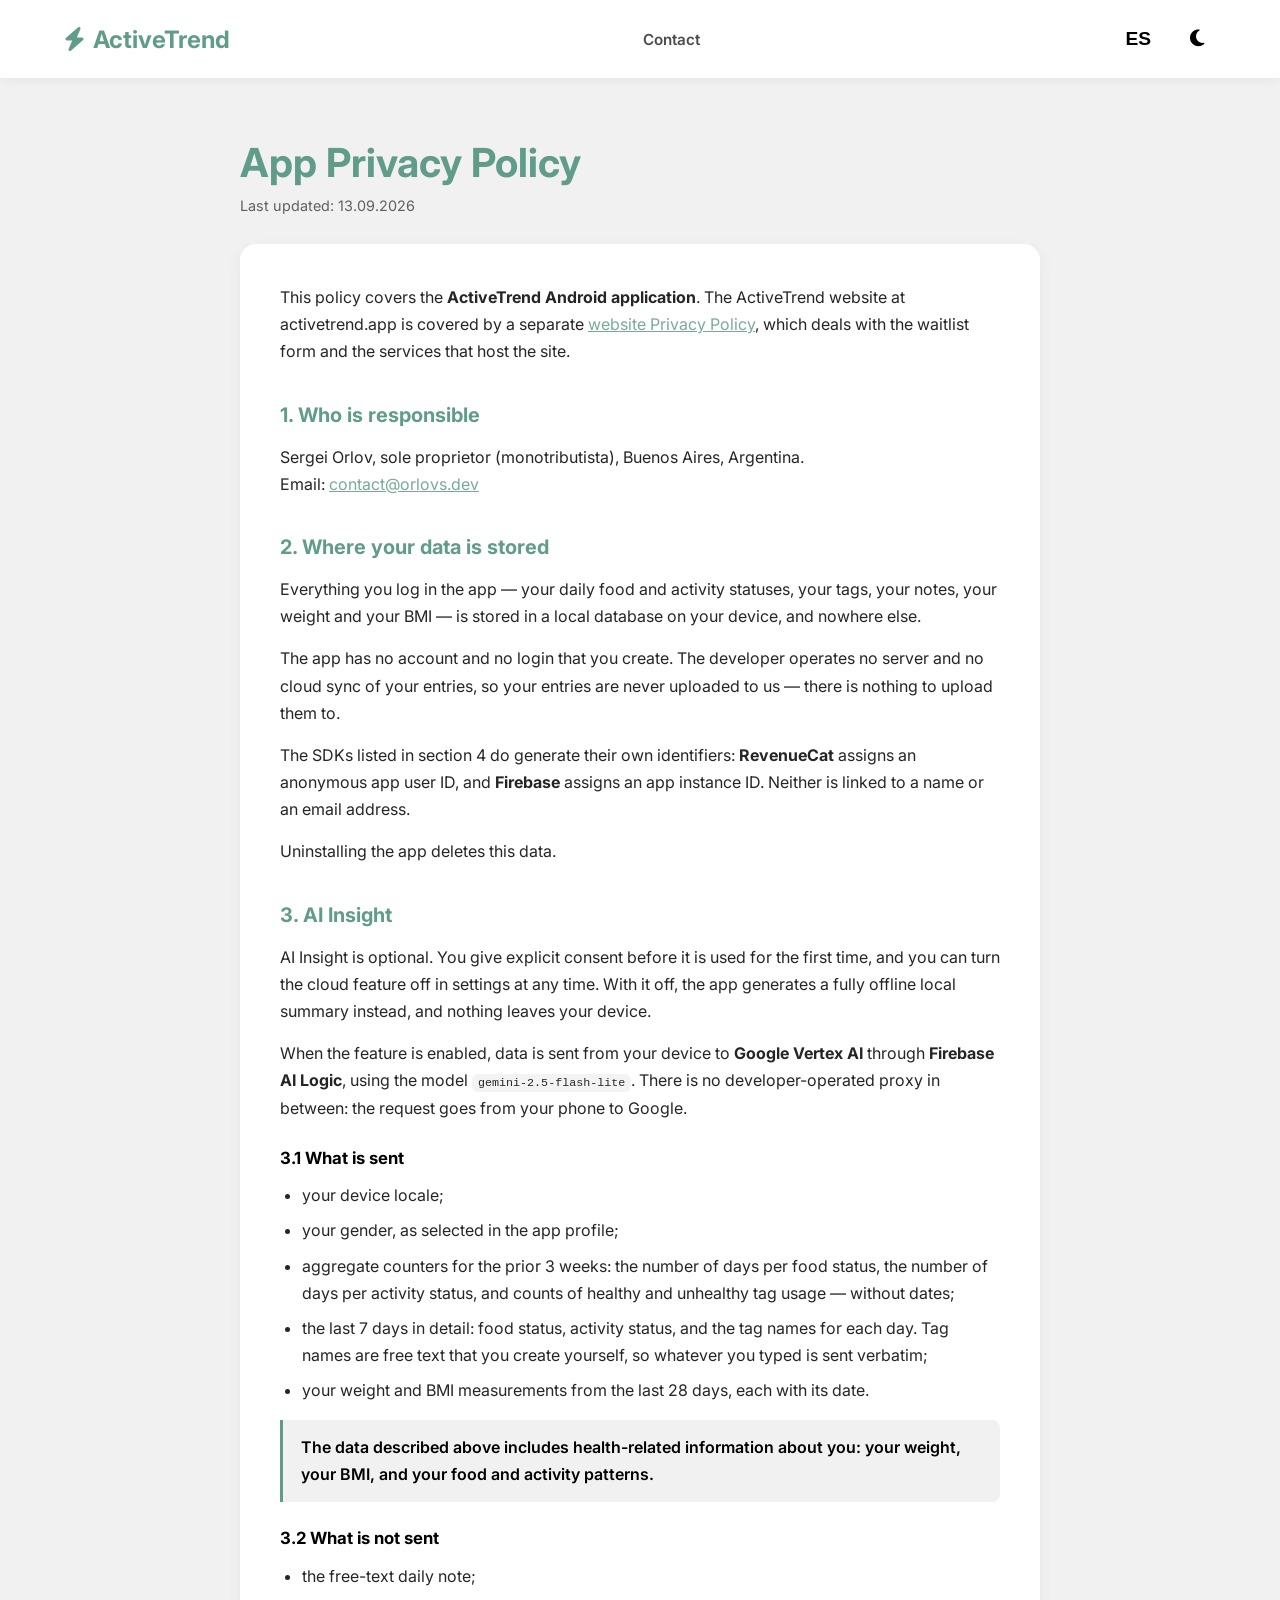
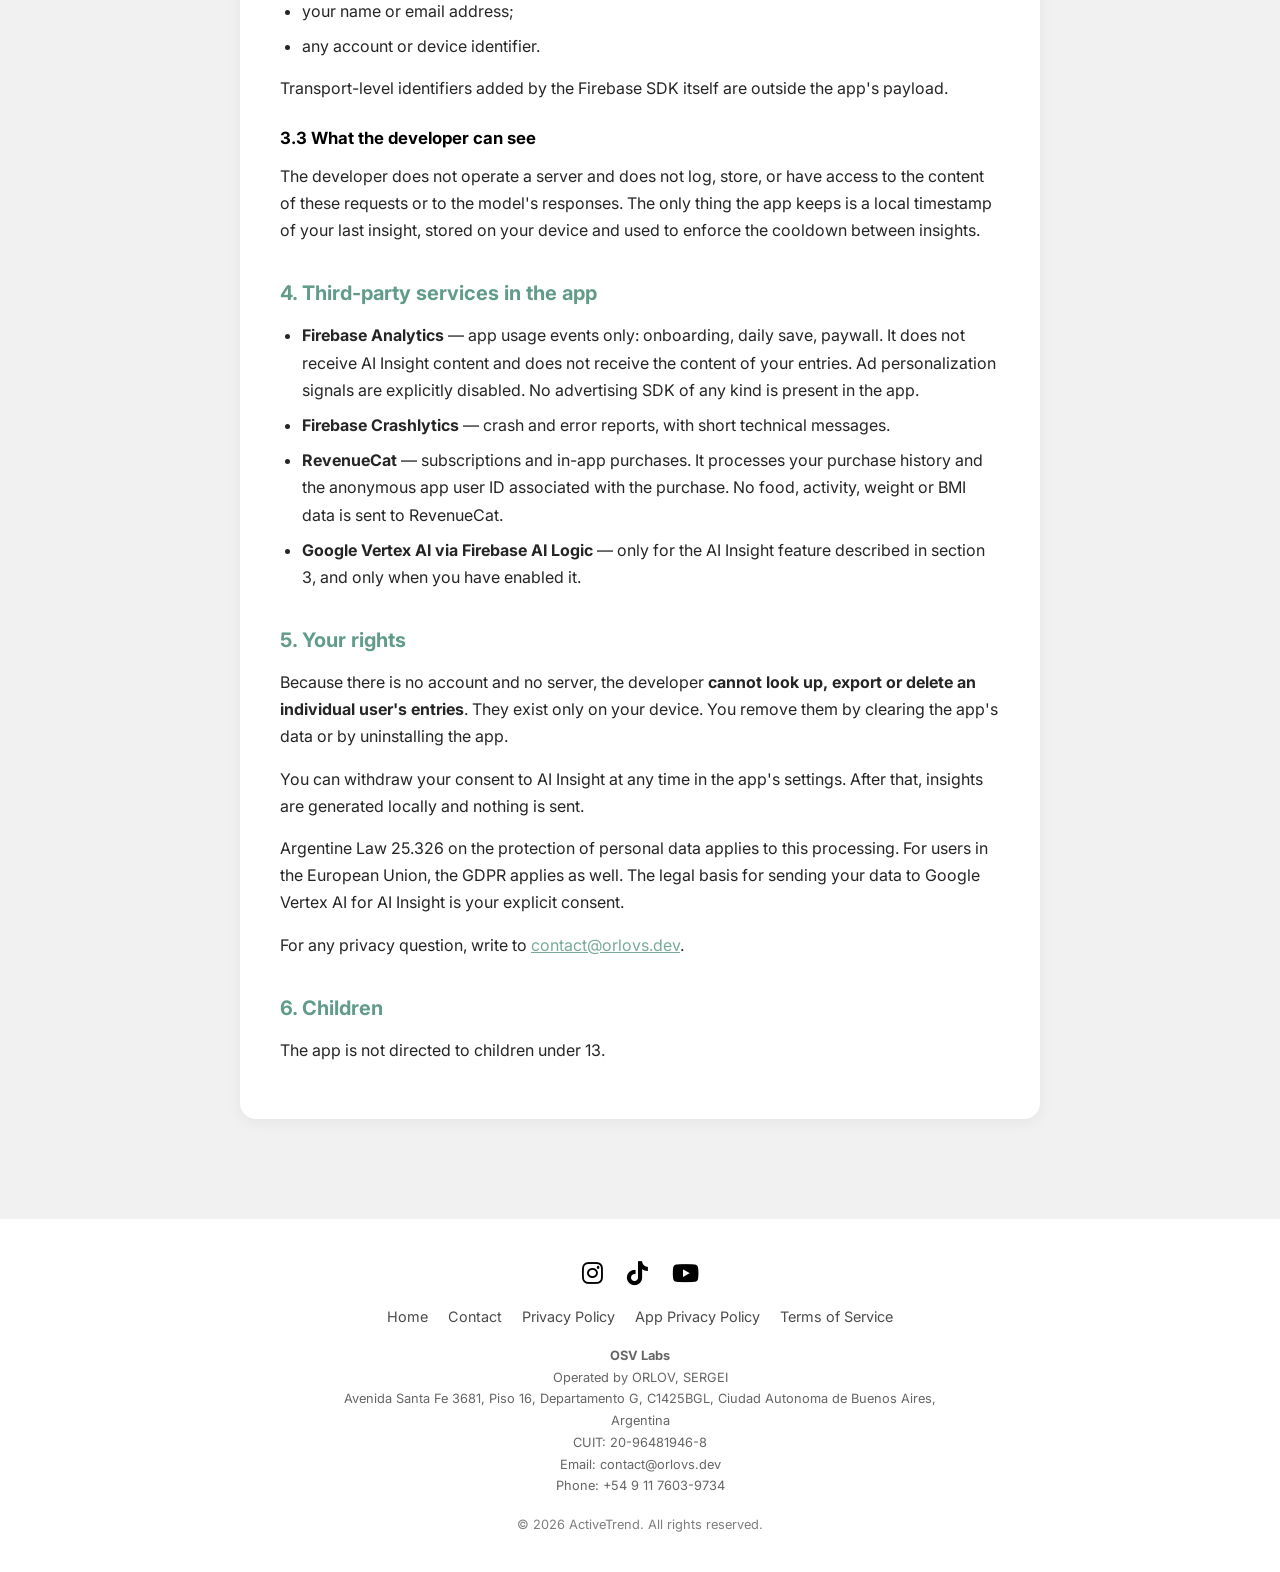
<file: app-privacy/index.html>
<!DOCTYPE html>
<html lang="en">
<head>
    <meta charset="UTF-8">
    <meta name="viewport" content="width=device-width, initial-scale=1.0">
    <title>App Privacy Policy — ActiveTrend</title>
    <meta name="description" content="Privacy policy for the ActiveTrend Android app: entries are stored only on your device, there is no account and no server, and exactly what the optional AI Insight feature sends to Google Vertex AI.">
    <meta name="robots" content="index, follow">
    <link rel="canonical" href="https://activetrend.app/app-privacy/">
    <link rel="icon" type="image/svg+xml" href="/favicon.svg">
    <link href="https://fonts.googleapis.com/css2?family=Inter:wght@300;400;600;700&display=swap" rel="stylesheet">
    <link rel="stylesheet" href="https://cdnjs.cloudflare.com/ajax/libs/font-awesome/6.4.0/css/all.min.css">
    <link rel="stylesheet" href="/style.css?v=1.5">
</head>
<body>

    <header>
        <a href="/" class="logo">
            <i class="fa-solid fa-bolt"></i> ActiveTrend
        </a>
        <nav class="nav-links">
            <a href="/contact/" data-i18n="nav_contact">Contact</a>
        </nav>
        <div class="controls">
            <button type="button" id="langToggle" class="icon-btn">ES</button>
            <button type="button" id="themeToggle" class="icon-btn"><i class="fa-solid fa-moon"></i></button>
        </div>
    </header>

    <main class="legal-main">
        <section class="legal-header">
            <h1 data-i18n="app_privacy">App Privacy Policy</h1>
            <p class="legal-meta"><span data-i18n="last_updated">Last updated</span>: 13.09.2026</p>
        </section>

        <article class="legal-doc lang-block" data-lang="en">
            <p>This policy covers the <strong>ActiveTrend Android application</strong>. The ActiveTrend website at activetrend.app is covered by a separate <a href="/privacy/">website Privacy Policy</a>, which deals with the waitlist form and the services that host the site.</p>

            <h2>1. Who is responsible</h2>
            <p>Sergei Orlov, sole proprietor (monotributista), Buenos Aires, Argentina.<br>
            Email: <!--email_off--><a href="mailto:contact@orlovs.dev">contact@orlovs.dev</a><!--/email_off--></p>

            <h2>2. Where your data is stored</h2>
            <p>Everything you log in the app — your daily food and activity statuses, your tags, your notes, your weight and your BMI — is stored in a local database on your device, and nowhere else.</p>
            <p>The app has no account and no login that you create. The developer operates no server and no cloud sync of your entries, so your entries are never uploaded to us — there is nothing to upload them to.</p>
            <p>The SDKs listed in section 4 do generate their own identifiers: <strong>RevenueCat</strong> assigns an anonymous app user ID, and <strong>Firebase</strong> assigns an app instance ID. Neither is linked to a name or an email address.</p>
            <p>Uninstalling the app deletes this data.</p>

            <h2>3. AI Insight</h2>
            <p>AI Insight is optional. You give explicit consent before it is used for the first time, and you can turn the cloud feature off in settings at any time. With it off, the app generates a fully offline local summary instead, and nothing leaves your device.</p>
            <p>When the feature is enabled, data is sent from your device to <strong>Google Vertex AI</strong> through <strong>Firebase AI Logic</strong>, using the model <code>gemini-2.5-flash-lite</code>. There is no developer-operated proxy in between: the request goes from your phone to Google.</p>

            <h3>3.1 What is sent</h3>
            <ul>
                <li>your device locale;</li>
                <li>your gender, as selected in the app profile;</li>
                <li>aggregate counters for the prior 3 weeks: the number of days per food status, the number of days per activity status, and counts of healthy and unhealthy tag usage — without dates;</li>
                <li>the last 7 days in detail: food status, activity status, and the tag names for each day. Tag names are free text that you create yourself, so whatever you typed is sent verbatim;</li>
                <li>your weight and BMI measurements from the last 28 days, each with its date.</li>
            </ul>

            <p class="legal-callout">The data described above includes health-related information about you: your weight, your BMI, and your food and activity patterns.</p>

            <h3>3.2 What is not sent</h3>
            <ul>
                <li>the free-text daily note;</li>
                <li>your name or email address;</li>
                <li>any account or device identifier.</li>
            </ul>
            <p>Transport-level identifiers added by the Firebase SDK itself are outside the app's payload.</p>

            <h3>3.3 What the developer can see</h3>
            <p>The developer does not operate a server and does not log, store, or have access to the content of these requests or to the model's responses. The only thing the app keeps is a local timestamp of your last insight, stored on your device and used to enforce the cooldown between insights.</p>

            <h2>4. Third-party services in the app</h2>
            <ul>
                <li><strong>Firebase Analytics</strong> — app usage events only: onboarding, daily save, paywall. It does not receive AI Insight content and does not receive the content of your entries. Ad personalization signals are explicitly disabled. No advertising SDK of any kind is present in the app.</li>
                <li><strong>Firebase Crashlytics</strong> — crash and error reports, with short technical messages.</li>
                <li><strong>RevenueCat</strong> — subscriptions and in-app purchases. It processes your purchase history and the anonymous app user ID associated with the purchase. No food, activity, weight or BMI data is sent to RevenueCat.</li>
                <li><strong>Google Vertex AI via Firebase AI Logic</strong> — only for the AI Insight feature described in section 3, and only when you have enabled it.</li>
            </ul>

            <h2>5. Your rights</h2>
            <p>Because there is no account and no server, the developer <strong>cannot look up, export or delete an individual user's entries</strong>. They exist only on your device. You remove them by clearing the app's data or by uninstalling the app.</p>
            <p>You can withdraw your consent to AI Insight at any time in the app's settings. After that, insights are generated locally and nothing is sent.</p>
            <p>Argentine Law 25.326 on the protection of personal data applies to this processing. For users in the European Union, the GDPR applies as well. The legal basis for sending your data to Google Vertex AI for AI Insight is your explicit consent.</p>
            <p>For any privacy question, write to <!--email_off--><a href="mailto:contact@orlovs.dev">contact@orlovs.dev</a><!--/email_off-->.</p>

            <h2>6. Children</h2>
            <p>The app is not directed to children under 13.</p>
        </article>

        <article class="legal-doc lang-block" data-lang="es" hidden>
            <p>Esta política cubre la <strong>aplicación ActiveTrend para Android</strong>. El sitio web ActiveTrend en activetrend.app está cubierto por una <a href="/privacy/">Política de Privacidad del sitio</a> aparte, que trata el formulario de la lista de espera y los servicios que alojan el sitio.</p>

            <h2>1. Responsable</h2>
            <p>Sergei Orlov, emprendedor independiente (monotributista), Buenos Aires, Argentina.<br>
            Email: <!--email_off--><a href="mailto:contact@orlovs.dev">contact@orlovs.dev</a><!--/email_off--></p>

            <h2>2. Dónde se guardan sus datos</h2>
            <p>Todo lo que registra en la app — sus estados diarios de comida y actividad, sus etiquetas, sus notas, su peso y su IMC — se guarda en una base de datos local en su dispositivo, y en ningún otro lugar.</p>
            <p>La app no tiene cuenta ni inicio de sesión que usted cree. El desarrollador no opera ningún servidor ni ninguna sincronización en la nube de sus registros, así que sus registros nunca se suben a nosotros: no hay adónde subirlos.</p>
            <p>Los SDK enumerados en la sección 4 sí generan sus propios identificadores: <strong>RevenueCat</strong> asigna un ID de usuario anónimo de la app, y <strong>Firebase</strong> asigna un ID de instancia de la app. Ninguno está vinculado a un nombre ni a una dirección de correo electrónico.</p>
            <p>Al desinstalar la app, estos datos se eliminan.</p>

            <h2>3. AI Insight</h2>
            <p>AI Insight es opcional. Usted da su consentimiento explícito antes del primer uso, y puede desactivar la función en la nube en los ajustes en cualquier momento. Con la función desactivada, la app genera en su lugar un resumen local completamente sin conexión, y nada sale de su dispositivo.</p>
            <p>Cuando la función está activada, los datos se envían desde su dispositivo a <strong>Google Vertex AI</strong> a través de <strong>Firebase AI Logic</strong>, usando el modelo <code>gemini-2.5-flash-lite</code>. No hay ningún proxy operado por el desarrollador en el medio: la solicitud va desde su teléfono a Google.</p>

            <h3>3.1 Qué se envía</h3>
            <ul>
                <li>la configuración regional (locale) de su dispositivo;</li>
                <li>su género, según lo seleccionado en el perfil de la app;</li>
                <li>contadores agregados de las 3 semanas anteriores: la cantidad de días por estado de comida, la cantidad de días por estado de actividad, y el conteo de uso de etiquetas saludables y no saludables — sin fechas;</li>
                <li>los últimos 7 días en detalle: estado de comida, estado de actividad y los nombres de las etiquetas de cada día. Los nombres de las etiquetas son texto libre que usted mismo crea, así que se envía literalmente lo que usted escribió;</li>
                <li>sus mediciones de peso e IMC de los últimos 28 días, cada una con su fecha.</li>
            </ul>

            <p class="legal-callout">Los datos descritos arriba incluyen información relacionada con su salud: su peso, su IMC y sus patrones de comida y actividad.</p>

            <h3>3.2 Qué no se envía</h3>
            <ul>
                <li>la nota diaria de texto libre;</li>
                <li>su nombre ni su correo electrónico;</li>
                <li>ningún identificador de cuenta ni de dispositivo.</li>
            </ul>
            <p>Los identificadores a nivel de transporte que agrega el propio SDK de Firebase quedan fuera del contenido que envía la app.</p>

            <h3>3.3 Qué puede ver el desarrollador</h3>
            <p>El desarrollador no opera ningún servidor y no registra, almacena ni tiene acceso al contenido de estas solicitudes ni a las respuestas del modelo. Lo único que conserva la app es una marca de tiempo local de su último insight, guardada en su dispositivo y usada para aplicar el tiempo de espera entre insights.</p>

            <h2>4. Servicios de terceros en la app</h2>
            <ul>
                <li><strong>Firebase Analytics</strong> — únicamente eventos de uso de la app: onboarding, guardado diario, paywall. No recibe el contenido de AI Insight ni el contenido de sus registros. Las señales de personalización publicitaria están explícitamente desactivadas. La app no incluye ningún SDK publicitario de ningún tipo.</li>
                <li><strong>Firebase Crashlytics</strong> — informes de fallos y errores, con mensajes técnicos breves.</li>
                <li><strong>RevenueCat</strong> — suscripciones y compras dentro de la app. Procesa su historial de compras y el ID de usuario anónimo de la app asociado a la compra. No se envía a RevenueCat ningún dato de comida, actividad, peso ni IMC.</li>
                <li><strong>Google Vertex AI a través de Firebase AI Logic</strong> — solo para la función AI Insight descrita en la sección 3, y solo cuando usted la haya activado.</li>
            </ul>

            <h2>5. Sus derechos</h2>
            <p>Como no hay cuenta ni servidor, el desarrollador <strong>no puede consultar, exportar ni eliminar los registros de un usuario concreto</strong>. Existen únicamente en su dispositivo. Usted los elimina borrando los datos de la app o desinstalándola.</p>
            <p>Puede retirar su consentimiento a AI Insight en cualquier momento en los ajustes de la app. A partir de ese momento, los insights se generan localmente y no se envía nada.</p>
            <p>A este tratamiento se aplica la Ley 25.326 de Protección de los Datos Personales de Argentina. Para los usuarios de la Unión Europea, también se aplica el RGPD. La base legal para enviar sus datos a Google Vertex AI para AI Insight es su consentimiento explícito.</p>
            <p>Para cualquier consulta sobre privacidad, escriba a <!--email_off--><a href="mailto:contact@orlovs.dev">contact@orlovs.dev</a><!--/email_off-->.</p>

            <h2>6. Menores</h2>
            <p>La app no está dirigida a menores de 13 años.</p>
        </article>
    </main>

    <footer>
        <div class="footer-content">
            <div class="social-links">
                <a href="https://www.instagram.com/sorlovfit/" target="_blank" aria-label="Instagram"><i class="fa-brands fa-instagram"></i></a>
                <a href="https://www.tiktok.com/@sorlovfit" target="_blank" aria-label="TikTok"><i class="fa-brands fa-tiktok"></i></a>
                <a href="https://www.youtube.com/@sorlovfit" target="_blank" aria-label="YouTube"><i class="fa-brands fa-youtube"></i></a>
            </div>
            <div class="policy-links">
                <a href="/" data-i18n="nav_home">Home</a>
                <a href="/contact/" data-i18n="nav_contact">Contact</a>
                <a href="/privacy/" data-i18n="privacy_policy">Privacy Policy</a>
                <a href="/app-privacy/" data-i18n="app_privacy">App Privacy Policy</a>
                <a href="/terms/" data-i18n="terms">Terms of Service</a>
            </div>
            <div class="legal-info">
                <p class="legal-name">OSV Labs</p>
                <p><span data-i18n="legal_operated">Operated by</span> ORLOV, SERGEI</p>
                <p>Avenida Santa Fe 3681, Piso 16, Departamento G, C1425BGL, Ciudad Autonoma de Buenos Aires, Argentina</p>
                <p>CUIT: 20-96481946-8</p>
                <p><span data-i18n="legal_email">Email</span>: <!--email_off--><a href="mailto:contact@orlovs.dev">contact@orlovs.dev</a><!--/email_off--></p>
                <p><span data-i18n="legal_phone">Phone</span>: <a href="tel:+5491176039734">+54 9 11 7603-9734</a></p>
            </div>
            <p class="copyright">&copy; 2026 ActiveTrend. <span data-i18n="rights">All rights reserved.</span></p>
        </div>
    </footer>

    <script src="/script.js?v=1.5"></script>
</body>
</html>
</file>
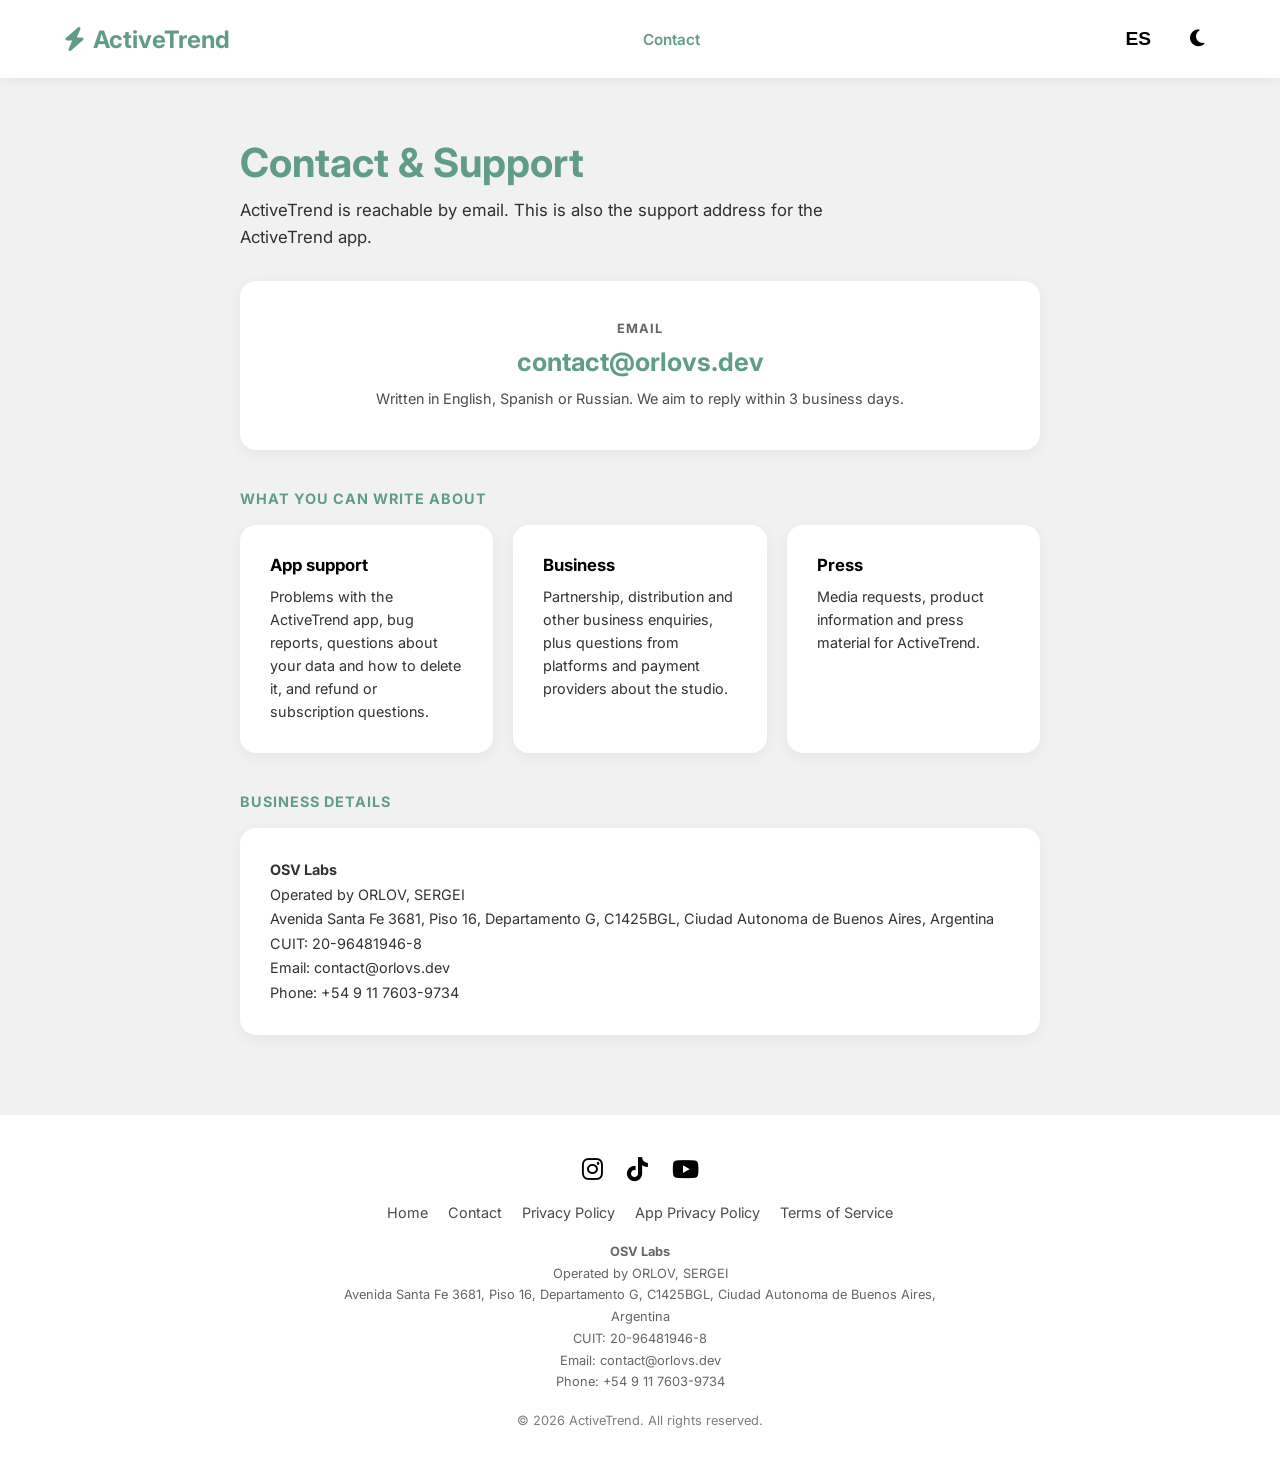
<file: contact/index.html>
<!DOCTYPE html>
<html lang="en">
<head>
    <meta charset="UTF-8">
    <meta name="viewport" content="width=device-width, initial-scale=1.0">
    <title>Contact &amp; Support — ActiveTrend</title>
    <meta name="description" content="Contact ActiveTrend: app support, business enquiries and press. Email contact@orlovs.dev.">
    <meta name="robots" content="index, follow">
    <link rel="canonical" href="https://activetrend.app/contact/">
    <link rel="icon" type="image/svg+xml" href="/favicon.svg">
    <link href="https://fonts.googleapis.com/css2?family=Inter:wght@300;400;600;700&display=swap" rel="stylesheet">
    <link rel="stylesheet" href="https://cdnjs.cloudflare.com/ajax/libs/font-awesome/6.4.0/css/all.min.css">
    <link rel="stylesheet" href="/style.css?v=1.5">
</head>
<body>
<!--email_off-->

    <header>
        <a href="/" class="logo">
            <i class="fa-solid fa-bolt"></i> ActiveTrend
        </a>
        <nav class="nav-links">
            <a href="/contact/" class="active" data-i18n="nav_contact">Contact</a>
        </nav>
        <div class="controls">
            <button type="button" id="langToggle" class="icon-btn">ES</button>
            <button type="button" id="themeToggle" class="icon-btn"><i class="fa-solid fa-moon"></i></button>
        </div>
    </header>

    <main class="legal-main">
        <section class="legal-header">
            <h1 data-i18n="contact_title">Contact &amp; Support</h1>
            <p class="page-lead" data-i18n="contact_lead">ActiveTrend is reachable by email. This is also the support address for the ActiveTrend app.</p>
        </section>

        <section class="contact-section">
            <div class="contact-card">
                <p class="contact-label" data-i18n="legal_email">Email</p>
                <p class="contact-email"><a href="mailto:contact@orlovs.dev">contact@orlovs.dev</a></p>
                <p class="contact-note" data-i18n="contact_response">Written in English, Spanish or Russian. We aim to reply within 3 business days.</p>
            </div>
        </section>

        <section class="contact-section">
            <h2 class="contact-section-title" data-i18n="contact_what_title">What you can write about</h2>
            <div class="reason-grid">
                <div class="reason-card">
                    <h3 data-i18n="contact_support_h">App support</h3>
                    <p data-i18n="contact_support_p">Problems with the ActiveTrend app, bug reports, questions about your data and how to delete it, and refund or subscription questions.</p>
                </div>
                <div class="reason-card">
                    <h3 data-i18n="contact_business_h">Business</h3>
                    <p data-i18n="contact_business_p">Partnership, distribution and other business enquiries, plus questions from platforms and payment providers about the studio.</p>
                </div>
                <div class="reason-card">
                    <h3 data-i18n="contact_press_h">Press</h3>
                    <p data-i18n="contact_press_p">Media requests, product information and press material for ActiveTrend.</p>
                </div>
            </div>
        </section>

        <section class="contact-section">
            <h2 class="contact-section-title" data-i18n="contact_details_title">Business details</h2>
            <div class="contact-details-card">
                <div class="legal-info legal-info-block">
                    <p class="legal-name">OSV Labs</p>
                    <p><span data-i18n="legal_operated">Operated by</span> ORLOV, SERGEI</p>
                    <p>Avenida Santa Fe 3681, Piso 16, Departamento G, C1425BGL, Ciudad Autonoma de Buenos Aires, Argentina</p>
                    <p>CUIT: 20-96481946-8</p>
                    <p><span data-i18n="legal_email">Email</span>: <a href="mailto:contact@orlovs.dev">contact@orlovs.dev</a></p>
                    <p><span data-i18n="legal_phone">Phone</span>: <a href="tel:+5491176039734">+54 9 11 7603-9734</a></p>
                </div>
            </div>
        </section>
    </main>

    <footer>
        <div class="footer-content">
            <div class="social-links">
                <a href="https://www.instagram.com/sorlovfit/" target="_blank" aria-label="Instagram"><i class="fa-brands fa-instagram"></i></a>
                <a href="https://www.tiktok.com/@sorlovfit" target="_blank" aria-label="TikTok"><i class="fa-brands fa-tiktok"></i></a>
                <a href="https://www.youtube.com/@sorlovfit" target="_blank" aria-label="YouTube"><i class="fa-brands fa-youtube"></i></a>
            </div>
            <div class="policy-links">
                <a href="/" data-i18n="nav_home">Home</a>
                <a href="/contact/" data-i18n="nav_contact">Contact</a>
                <a href="/privacy/" data-i18n="privacy_policy">Privacy Policy</a>
                <a href="/app-privacy/" data-i18n="app_privacy">App Privacy Policy</a>
                <a href="/terms/" data-i18n="terms">Terms of Service</a>
            </div>
            <div class="legal-info">
                <p class="legal-name">OSV Labs</p>
                <p><span data-i18n="legal_operated">Operated by</span> ORLOV, SERGEI</p>
                <p>Avenida Santa Fe 3681, Piso 16, Departamento G, C1425BGL, Ciudad Autonoma de Buenos Aires, Argentina</p>
                <p>CUIT: 20-96481946-8</p>
                <p><span data-i18n="legal_email">Email</span>: <a href="mailto:contact@orlovs.dev">contact@orlovs.dev</a></p>
                <p><span data-i18n="legal_phone">Phone</span>: <a href="tel:+5491176039734">+54 9 11 7603-9734</a></p>
            </div>
            <p class="copyright">&copy; 2026 ActiveTrend. <span data-i18n="rights">All rights reserved.</span></p>
        </div>
    </footer>

    <script src="/script.js?v=1.5"></script>
<!--/email_off-->
</body>
</html>
</file>
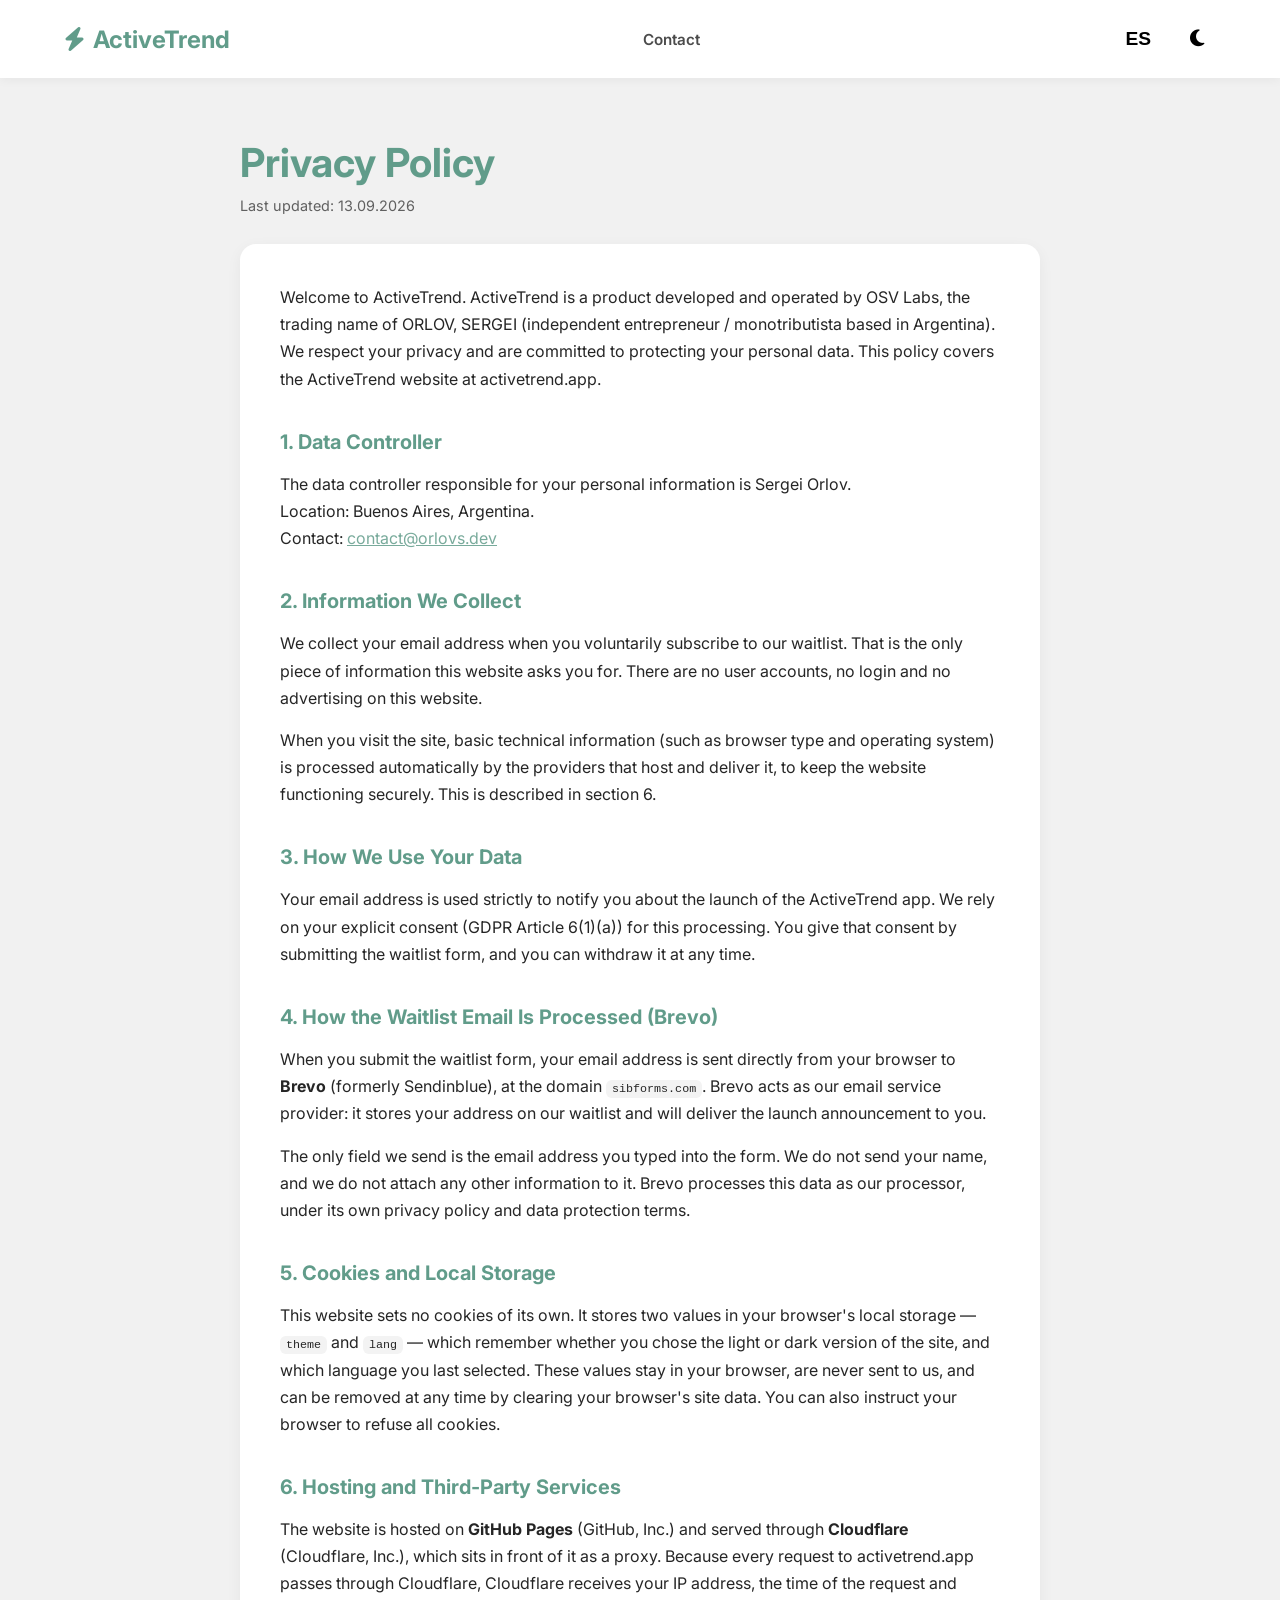
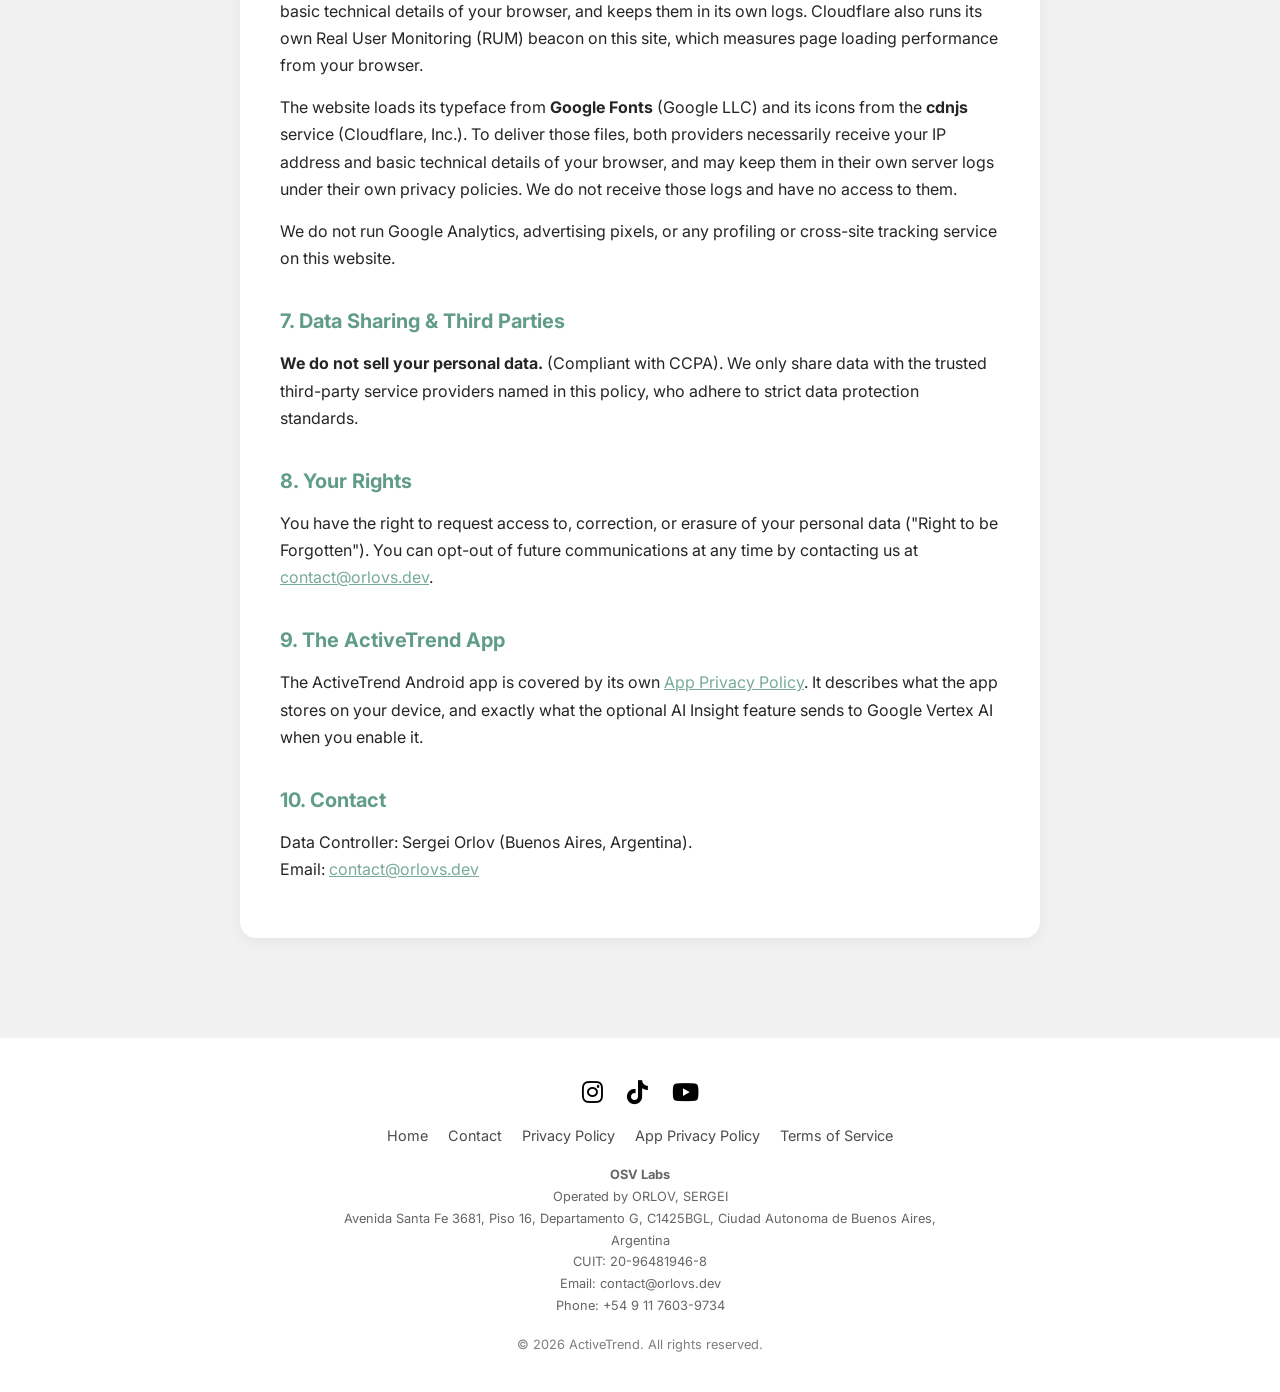
<file: privacy/index.html>
<!DOCTYPE html>
<html lang="en">
<head>
    <meta charset="UTF-8">
    <meta name="viewport" content="width=device-width, initial-scale=1.0">
    <title>Privacy Policy — ActiveTrend</title>
    <meta name="description" content="Privacy policy for the ActiveTrend website: what we collect, how the waitlist email is processed by Brevo, cookies and local storage, and the third-party services that receive your IP address.">
    <meta name="robots" content="index, follow">
    <link rel="canonical" href="https://activetrend.app/privacy/">
    <link rel="icon" type="image/svg+xml" href="/favicon.svg">
    <link href="https://fonts.googleapis.com/css2?family=Inter:wght@300;400;600;700&display=swap" rel="stylesheet">
    <link rel="stylesheet" href="https://cdnjs.cloudflare.com/ajax/libs/font-awesome/6.4.0/css/all.min.css">
    <link rel="stylesheet" href="/style.css?v=1.5">
</head>
<body>

    <header>
        <a href="/" class="logo">
            <i class="fa-solid fa-bolt"></i> ActiveTrend
        </a>
        <nav class="nav-links">
            <a href="/contact/" data-i18n="nav_contact">Contact</a>
        </nav>
        <div class="controls">
            <button type="button" id="langToggle" class="icon-btn">ES</button>
            <button type="button" id="themeToggle" class="icon-btn"><i class="fa-solid fa-moon"></i></button>
        </div>
    </header>

    <main class="legal-main">
        <section class="legal-header">
            <h1 data-i18n="privacy_policy">Privacy Policy</h1>
            <p class="legal-meta"><span data-i18n="last_updated">Last updated</span>: 13.09.2026</p>
        </section>

        <article class="legal-doc lang-block" data-lang="en">
            <p>Welcome to ActiveTrend. ActiveTrend is a product developed and operated by OSV Labs, the trading name of ORLOV, SERGEI (independent entrepreneur / monotributista based in Argentina). We respect your privacy and are committed to protecting your personal data. This policy covers the ActiveTrend website at activetrend.app.</p>

            <h2>1. Data Controller</h2>
            <p>The data controller responsible for your personal information is Sergei Orlov.<br>
            Location: Buenos Aires, Argentina.<br>
            Contact: <!--email_off--><a href="mailto:contact@orlovs.dev">contact@orlovs.dev</a><!--/email_off--></p>

            <h2>2. Information We Collect</h2>
            <p>We collect your email address when you voluntarily subscribe to our waitlist. That is the only piece of information this website asks you for. There are no user accounts, no login and no advertising on this website.</p>
            <p>When you visit the site, basic technical information (such as browser type and operating system) is processed automatically by the providers that host and deliver it, to keep the website functioning securely. This is described in section 6.</p>

            <h2>3. How We Use Your Data</h2>
            <p>Your email address is used strictly to notify you about the launch of the ActiveTrend app. We rely on your explicit consent (GDPR Article 6(1)(a)) for this processing. You give that consent by submitting the waitlist form, and you can withdraw it at any time.</p>

            <h2>4. How the Waitlist Email Is Processed (Brevo)</h2>
            <p>When you submit the waitlist form, your email address is sent directly from your browser to <strong>Brevo</strong> (formerly Sendinblue), at the domain <code>sibforms.com</code>. Brevo acts as our email service provider: it stores your address on our waitlist and will deliver the launch announcement to you.</p>
            <p>The only field we send is the email address you typed into the form. We do not send your name, and we do not attach any other information to it. Brevo processes this data as our processor, under its own privacy policy and data protection terms.</p>

            <h2>5. Cookies and Local Storage</h2>
            <p>This website sets no cookies of its own. It stores two values in your browser's local storage — <code>theme</code> and <code>lang</code> — which remember whether you chose the light or dark version of the site, and which language you last selected. These values stay in your browser, are never sent to us, and can be removed at any time by clearing your browser's site data. You can also instruct your browser to refuse all cookies.</p>

            <h2>6. Hosting and Third-Party Services</h2>
            <p>The website is hosted on <strong>GitHub Pages</strong> (GitHub, Inc.) and served through <strong>Cloudflare</strong> (Cloudflare, Inc.), which sits in front of it as a proxy. Because every request to activetrend.app passes through Cloudflare, Cloudflare receives your IP address, the time of the request and basic technical details of your browser, and keeps them in its own logs. Cloudflare also runs its own Real User Monitoring (RUM) beacon on this site, which measures page loading performance from your browser.</p>
            <p>The website loads its typeface from <strong>Google Fonts</strong> (Google LLC) and its icons from the <strong>cdnjs</strong> service (Cloudflare, Inc.). To deliver those files, both providers necessarily receive your IP address and basic technical details of your browser, and may keep them in their own server logs under their own privacy policies. We do not receive those logs and have no access to them.</p>
            <p>We do not run Google Analytics, advertising pixels, or any profiling or cross-site tracking service on this website.</p>

            <h2>7. Data Sharing &amp; Third Parties</h2>
            <p><strong>We do not sell your personal data.</strong> (Compliant with CCPA). We only share data with the trusted third-party service providers named in this policy, who adhere to strict data protection standards.</p>

            <h2>8. Your Rights</h2>
            <p>You have the right to request access to, correction, or erasure of your personal data ("Right to be Forgotten"). You can opt-out of future communications at any time by contacting us at <!--email_off--><a href="mailto:contact@orlovs.dev">contact@orlovs.dev</a><!--/email_off-->.</p>

            <h2>9. The ActiveTrend App</h2>
            <p>The ActiveTrend Android app is covered by its own <a href="/app-privacy/">App Privacy Policy</a>. It describes what the app stores on your device, and exactly what the optional AI Insight feature sends to Google Vertex AI when you enable it.</p>

            <h2>10. Contact</h2>
            <p>Data Controller: Sergei Orlov (Buenos Aires, Argentina).<br>
            Email: <!--email_off--><a href="mailto:contact@orlovs.dev">contact@orlovs.dev</a><!--/email_off--></p>
        </article>

        <article class="legal-doc lang-block" data-lang="es" hidden>
            <p>Bienvenido a ActiveTrend. ActiveTrend es un producto desarrollado y administrado por OSV Labs, nombre comercial de ORLOV, SERGEI (emprendedor independiente / monotributista con sede en Argentina). Respetamos su privacidad y protegemos sus datos. Esta política cubre el sitio web de ActiveTrend en activetrend.app.</p>

            <h2>1. Responsable de los Datos</h2>
            <p>El responsable de su información personal es Sergei Orlov.<br>
            Ubicación: Buenos Aires, Argentina.<br>
            Contacto: <!--email_off--><a href="mailto:contact@orlovs.dev">contact@orlovs.dev</a><!--/email_off--></p>

            <h2>2. Información que recopilamos</h2>
            <p>Recopilamos su correo electrónico cuando se suscribe voluntariamente a nuestra lista. Ese es el único dato que este sitio web le solicita. No hay cuentas de usuario, ni inicio de sesión, ni publicidad en este sitio.</p>
            <p>Cuando visita el sitio, los proveedores que lo alojan y lo entregan procesan automáticamente información técnica básica (como el tipo de navegador y el sistema operativo) para que el sitio funcione de forma segura. Esto se describe en la sección 6.</p>

            <h2>3. Uso de los datos</h2>
            <p>Su correo se usa estrictamente para notificarle sobre el lanzamiento de ActiveTrend. Nos basamos en su consentimiento explícito (GDPR Art. 6(1)(a)). Usted otorga ese consentimiento al enviar el formulario de la lista de espera, y puede retirarlo en cualquier momento.</p>

            <h2>4. Cómo se procesa el correo de la lista de espera (Brevo)</h2>
            <p>Cuando envía el formulario, su correo electrónico se envía directamente desde su navegador a <strong>Brevo</strong> (antes Sendinblue), al dominio <code>sibforms.com</code>. Brevo actúa como nuestro proveedor de correo: almacena su dirección en nuestra lista de espera y le enviará el aviso de lanzamiento.</p>
            <p>El único campo que enviamos es el correo electrónico que usted escribió en el formulario. No enviamos su nombre ni adjuntamos ninguna otra información. Brevo procesa estos datos como encargado del tratamiento, bajo su propia política de privacidad y sus términos de protección de datos.</p>

            <h2>5. Cookies y almacenamiento local</h2>
            <p>Este sitio web no coloca cookies propias. Guarda dos valores en el almacenamiento local de su navegador — <code>theme</code> y <code>lang</code> — que recuerdan si eligió la versión clara u oscura del sitio y qué idioma seleccionó por última vez. Esos valores permanecen en su navegador, nunca se nos envían, y puede eliminarlos en cualquier momento borrando los datos del sitio. También puede configurar su navegador para rechazar todas las cookies.</p>

            <h2>6. Alojamiento y servicios de terceros</h2>
            <p>El sitio web está alojado en <strong>GitHub Pages</strong> (GitHub, Inc.) y se entrega a través de <strong>Cloudflare</strong> (Cloudflare, Inc.), que actúa como proxy delante de él. Como todas las solicitudes a activetrend.app pasan por Cloudflare, Cloudflare recibe su dirección IP, la hora de la solicitud y datos técnicos básicos de su navegador, y los conserva en sus propios registros. Cloudflare también ejecuta su propia baliza de Real User Monitoring (RUM) en este sitio, que mide el rendimiento de carga de la página desde su navegador.</p>
            <p>El sitio carga su tipografía desde <strong>Google Fonts</strong> (Google LLC) y sus iconos desde el servicio <strong>cdnjs</strong> (Cloudflare, Inc.). Para entregar esos archivos, ambos proveedores reciben necesariamente su dirección IP y datos técnicos básicos de su navegador, y pueden conservarlos en sus propios registros bajo sus propias políticas de privacidad. Nosotros no recibimos esos registros ni tenemos acceso a ellos.</p>
            <p>No utilizamos Google Analytics, píxeles publicitarios, ni ningún servicio de perfilado o seguimiento entre sitios en este sitio web.</p>

            <h2>7. Intercambio de datos</h2>
            <p><strong>No vendemos sus datos personales.</strong> (Cumple con CCPA). Solo compartimos datos con los proveedores confiables nombrados en esta política, que cumplen con estrictos estándares de protección de datos.</p>

            <h2>8. Sus derechos</h2>
            <p>Tiene derecho a solicitar acceso, corrección o borrado de sus datos ("Derecho al olvido"). Puede darse de baja en cualquier momento contactando a <!--email_off--><a href="mailto:contact@orlovs.dev">contact@orlovs.dev</a><!--/email_off-->.</p>

            <h2>9. La app ActiveTrend</h2>
            <p>La app ActiveTrend para Android está cubierta por su propia <a href="/app-privacy/">Política de Privacidad de la App</a>. Allí se describe qué guarda la app en su dispositivo y qué envía exactamente la función opcional AI Insight a Google Vertex AI cuando usted la activa.</p>

            <h2>10. Contacto</h2>
            <p>Responsable: Sergei Orlov (Buenos Aires, Argentina).<br>
            Email: <!--email_off--><a href="mailto:contact@orlovs.dev">contact@orlovs.dev</a><!--/email_off--></p>
        </article>
    </main>

    <footer>
        <div class="footer-content">
            <div class="social-links">
                <a href="https://www.instagram.com/sorlovfit/" target="_blank" aria-label="Instagram"><i class="fa-brands fa-instagram"></i></a>
                <a href="https://www.tiktok.com/@sorlovfit" target="_blank" aria-label="TikTok"><i class="fa-brands fa-tiktok"></i></a>
                <a href="https://www.youtube.com/@sorlovfit" target="_blank" aria-label="YouTube"><i class="fa-brands fa-youtube"></i></a>
            </div>
            <div class="policy-links">
                <a href="/" data-i18n="nav_home">Home</a>
                <a href="/contact/" data-i18n="nav_contact">Contact</a>
                <a href="/privacy/" data-i18n="privacy_policy">Privacy Policy</a>
                <a href="/app-privacy/" data-i18n="app_privacy">App Privacy Policy</a>
                <a href="/terms/" data-i18n="terms">Terms of Service</a>
            </div>
            <div class="legal-info">
                <p class="legal-name">OSV Labs</p>
                <p><span data-i18n="legal_operated">Operated by</span> ORLOV, SERGEI</p>
                <p>Avenida Santa Fe 3681, Piso 16, Departamento G, C1425BGL, Ciudad Autonoma de Buenos Aires, Argentina</p>
                <p>CUIT: 20-96481946-8</p>
                <p><span data-i18n="legal_email">Email</span>: <!--email_off--><a href="mailto:contact@orlovs.dev">contact@orlovs.dev</a><!--/email_off--></p>
                <p><span data-i18n="legal_phone">Phone</span>: <a href="tel:+5491176039734">+54 9 11 7603-9734</a></p>
            </div>
            <p class="copyright">&copy; 2026 ActiveTrend. <span data-i18n="rights">All rights reserved.</span></p>
        </div>
    </footer>

    <script src="/script.js?v=1.5"></script>
</body>
</html>
</file>
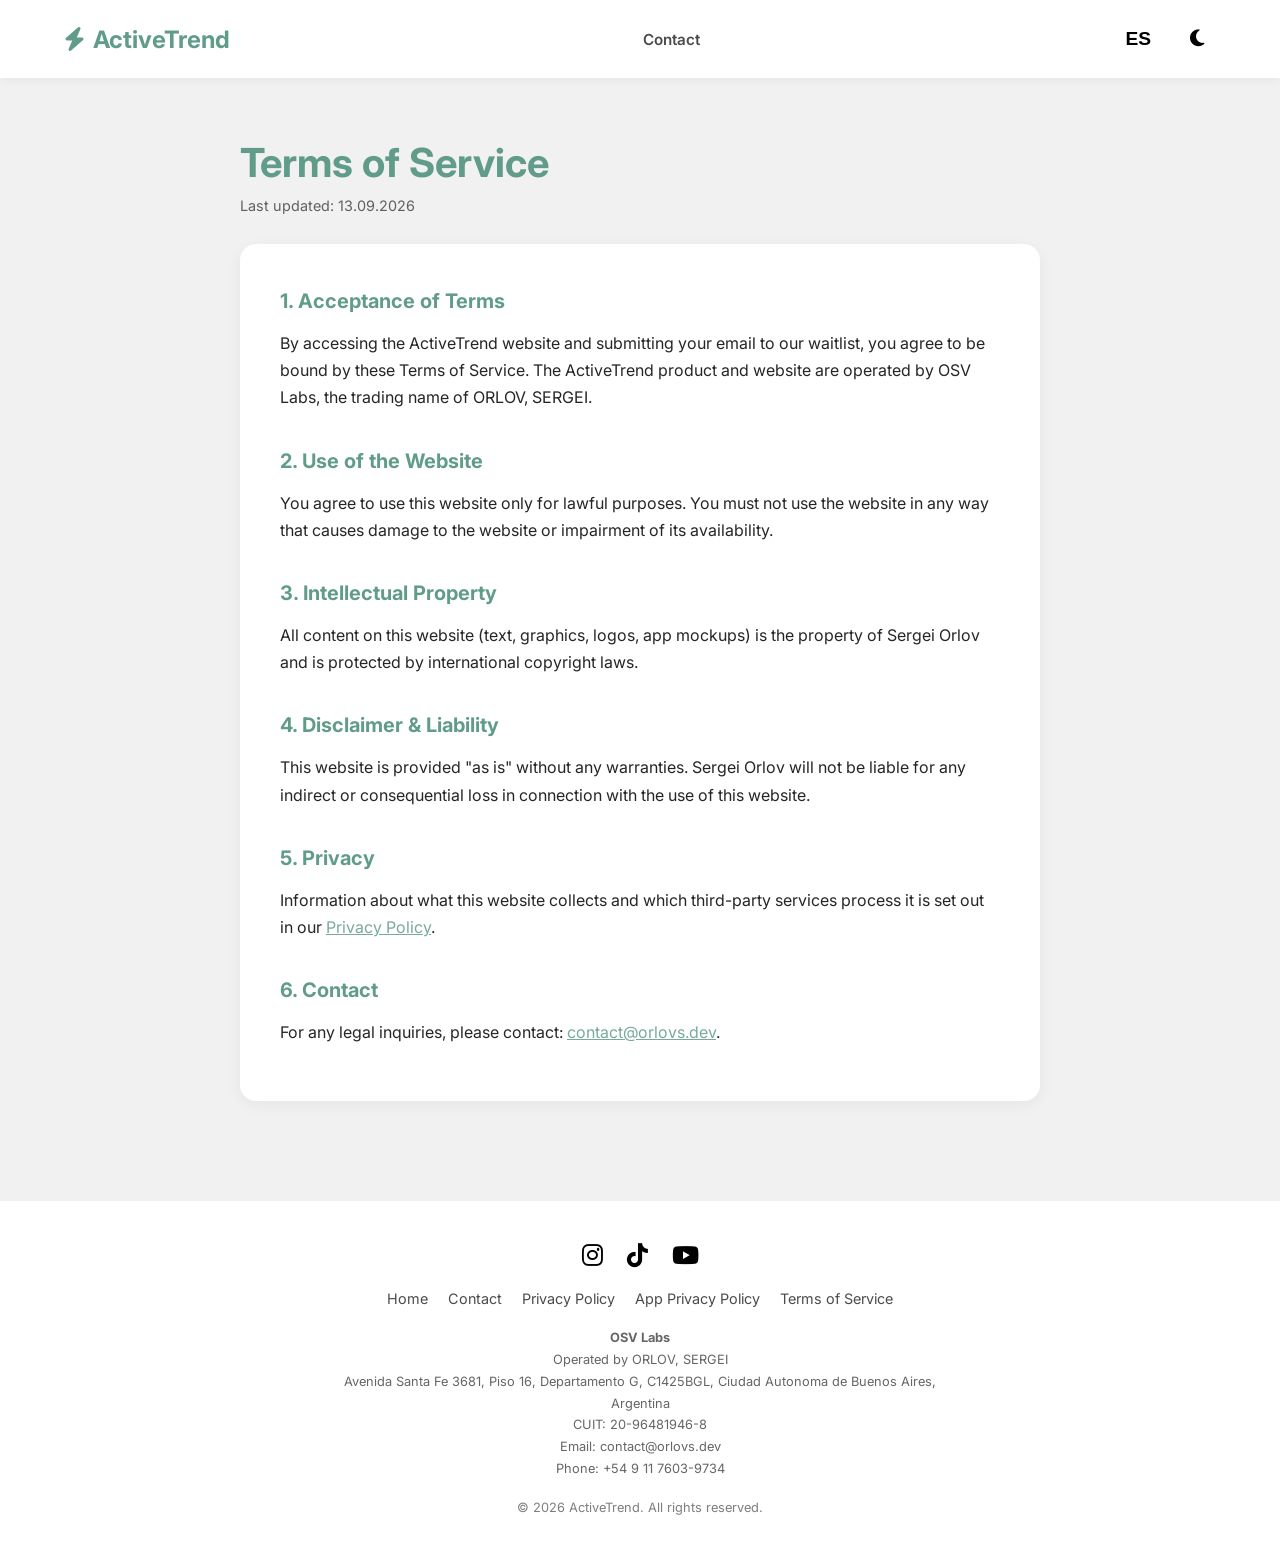
<file: terms/index.html>
<!DOCTYPE html>
<html lang="en">
<head>
    <meta charset="UTF-8">
    <meta name="viewport" content="width=device-width, initial-scale=1.0">
    <title>Terms of Service — ActiveTrend</title>
    <meta name="description" content="Terms of Service for the ActiveTrend website: acceptance of terms, permitted use of the website, intellectual property, disclaimer of liability and contact details.">
    <meta name="robots" content="index, follow">
    <link rel="canonical" href="https://activetrend.app/terms/">
    <link rel="icon" type="image/svg+xml" href="/favicon.svg">
    <link href="https://fonts.googleapis.com/css2?family=Inter:wght@300;400;600;700&display=swap" rel="stylesheet">
    <link rel="stylesheet" href="https://cdnjs.cloudflare.com/ajax/libs/font-awesome/6.4.0/css/all.min.css">
    <link rel="stylesheet" href="/style.css?v=1.5">
</head>
<body>

    <header>
        <a href="/" class="logo">
            <i class="fa-solid fa-bolt"></i> ActiveTrend
        </a>
        <nav class="nav-links">
            <a href="/contact/" data-i18n="nav_contact">Contact</a>
        </nav>
        <div class="controls">
            <button type="button" id="langToggle" class="icon-btn">ES</button>
            <button type="button" id="themeToggle" class="icon-btn"><i class="fa-solid fa-moon"></i></button>
        </div>
    </header>

    <main class="legal-main">
        <section class="legal-header">
            <h1 data-i18n="terms">Terms of Service</h1>
            <p class="legal-meta"><span data-i18n="last_updated">Last updated</span>: 13.09.2026</p>
        </section>

        <article class="legal-doc lang-block" data-lang="en">
            <h2>1. Acceptance of Terms</h2>
            <p>By accessing the ActiveTrend website and submitting your email to our waitlist, you agree to be bound by these Terms of Service. The ActiveTrend product and website are operated by OSV Labs, the trading name of ORLOV, SERGEI.</p>

            <h2>2. Use of the Website</h2>
            <p>You agree to use this website only for lawful purposes. You must not use the website in any way that causes damage to the website or impairment of its availability.</p>

            <h2>3. Intellectual Property</h2>
            <p>All content on this website (text, graphics, logos, app mockups) is the property of Sergei Orlov and is protected by international copyright laws.</p>

            <h2>4. Disclaimer &amp; Liability</h2>
            <p>This website is provided "as is" without any warranties. Sergei Orlov will not be liable for any indirect or consequential loss in connection with the use of this website.</p>

            <h2>5. Privacy</h2>
            <p>Information about what this website collects and which third-party services process it is set out in our <a href="/privacy/">Privacy Policy</a>.</p>

            <h2>6. Contact</h2>
            <p>For any legal inquiries, please contact: <!--email_off--><a href="mailto:contact@orlovs.dev">contact@orlovs.dev</a><!--/email_off-->.</p>
        </article>

        <article class="legal-doc lang-block" data-lang="es" hidden>
            <h2>1. Aceptación de los Términos</h2>
            <p>Al acceder a ActiveTrend y enviar su correo, acepta estos Términos. El producto ActiveTrend es operado por OSV Labs, nombre comercial de ORLOV, SERGEI.</p>

            <h2>2. Uso del sitio web</h2>
            <p>Acepta utilizar este sitio web solo para fines legales y sin causar daños a su disponibilidad.</p>

            <h2>3. Propiedad Intelectual</h2>
            <p>Todo el contenido del sitio es propiedad de Sergei Orlov y está protegido por leyes de derechos de autor.</p>

            <h2>4. Exención de responsabilidad</h2>
            <p>Este sitio se proporciona "tal cual". Sergei Orlov no será responsable por ninguna pérdida indirecta relacionada con el uso de este sitio.</p>

            <h2>5. Privacidad</h2>
            <p>La información sobre qué recopila este sitio web y qué servicios de terceros la procesan se encuentra en nuestra <a href="/privacy/">Política de Privacidad</a>.</p>

            <h2>6. Contacto</h2>
            <p>Para consultas legales: <!--email_off--><a href="mailto:contact@orlovs.dev">contact@orlovs.dev</a><!--/email_off-->.</p>
        </article>
    </main>

    <footer>
        <div class="footer-content">
            <div class="social-links">
                <a href="https://www.instagram.com/sorlovfit/" target="_blank" aria-label="Instagram"><i class="fa-brands fa-instagram"></i></a>
                <a href="https://www.tiktok.com/@sorlovfit" target="_blank" aria-label="TikTok"><i class="fa-brands fa-tiktok"></i></a>
                <a href="https://www.youtube.com/@sorlovfit" target="_blank" aria-label="YouTube"><i class="fa-brands fa-youtube"></i></a>
            </div>
            <div class="policy-links">
                <a href="/" data-i18n="nav_home">Home</a>
                <a href="/contact/" data-i18n="nav_contact">Contact</a>
                <a href="/privacy/" data-i18n="privacy_policy">Privacy Policy</a>
                <a href="/app-privacy/" data-i18n="app_privacy">App Privacy Policy</a>
                <a href="/terms/" data-i18n="terms">Terms of Service</a>
            </div>
            <div class="legal-info">
                <p class="legal-name">OSV Labs</p>
                <p><span data-i18n="legal_operated">Operated by</span> ORLOV, SERGEI</p>
                <p>Avenida Santa Fe 3681, Piso 16, Departamento G, C1425BGL, Ciudad Autonoma de Buenos Aires, Argentina</p>
                <p>CUIT: 20-96481946-8</p>
                <p><span data-i18n="legal_email">Email</span>: <!--email_off--><a href="mailto:contact@orlovs.dev">contact@orlovs.dev</a><!--/email_off--></p>
                <p><span data-i18n="legal_phone">Phone</span>: <a href="tel:+5491176039734">+54 9 11 7603-9734</a></p>
            </div>
            <p class="copyright">&copy; 2026 ActiveTrend. <span data-i18n="rights">All rights reserved.</span></p>
        </div>
    </footer>

    <script src="/script.js?v=1.5"></script>
</body>
</html>
</file>
<file: style.css>
/* Color Palette Variables */
:root {
    --bg-color: #F1F1F1;
    --surface-color: #FFFFFF;
    --primary-color: #619C8A;
    --primary-variant: #417766;
    --secondary-color: #9EBC7D;
    --on-bg-color: #000000;
    --on-surface-color: #000000;
    --on-primary-color: #FFFFFF;
    
    --extra: #F9C847;
    --accent-blue: #56B4E9;
    --accent-red: #D9534F;
    
    --border-radius: 16px;
    --transition-speed: 0.3s;

    --header-download-bg: #000000;
    --header-download-fg: #ffffff;
    --header-download-hover-bg: #2d2d2d;

    --story-card-bg: #1a1a1a;
    --story-quote-color: #eab308;
    --story-muted: rgba(245, 245, 245, 0.66);
    --story-text: #f3f4f6;
    --story-divider: rgba(255, 255, 255, 0.14);
    --story-x-color: #ef4444;
    --story-card-shadow: 0 24px 48px rgba(0, 0, 0, 0.12);
}

[data-theme="dark"] {
    --bg-color: #212121;
    --surface-color: #333333;
    --primary-color: #C7D9CA;
    --primary-variant: #A4C4B8;
    --secondary-color: #A9BD99;
    --on-bg-color: #FFFFFF;
    --on-surface-color: #FFFFFF;
    --on-primary-color: #000000;

    --header-download-bg: var(--primary-color);
    --header-download-fg: var(--on-primary-color);
    --header-download-hover-bg: var(--primary-variant);

    --story-card-bg: color-mix(in srgb, var(--surface-color) 94%, var(--primary-color));
    --story-quote-color: #fde047;
    --story-muted: rgba(255, 255, 255, 0.74);
    --story-text: #fafafa;
    --story-divider: rgba(199, 217, 202, 0.28);
    --story-x-color: #fca5a5;
    --story-card-shadow:
        0 20px 44px rgba(0, 0, 0, 0.4),
        0 0 0 1px rgba(199, 217, 202, 0.12);
}

* {
    margin: 0;
    padding: 0;
    box-sizing: border-box;
}

body {
    font-family: 'Inter', sans-serif;
    background-color: var(--bg-color);
    color: var(--on-bg-color);
    transition: background-color var(--transition-speed), color var(--transition-speed);
    display: flex;
    flex-direction: column;
    min-height: 100vh;
}

/* Header */
header {
    display: flex;
    justify-content: space-between;
    align-items: center;
    padding: 20px 5%;
    background-color: var(--surface-color);
    box-shadow: 0 2px 10px rgba(0,0,0,0.05);
    transition: background-color var(--transition-speed);
}

.logo {
    font-size: 1.5rem;
    font-weight: 700;
    color: var(--primary-color);
    display: flex;
    align-items: center;
    gap: 8px;
    text-decoration: none;
}

.nav-links {
    display: flex;
    gap: 20px;
}

.nav-links a {
    color: var(--on-surface-color);
    text-decoration: none;
    font-size: 0.95rem;
    font-weight: 600;
    opacity: 0.7;
    transition: opacity 0.2s, color 0.2s;
}

.nav-links a:hover {
    opacity: 1;
    color: var(--primary-color);
}

.nav-links a.active {
    opacity: 1;
    color: var(--primary-color);
}

.controls {
    display: flex;
    gap: 15px;
}

.icon-btn {
    background: transparent;
    border: none;
    color: var(--on-surface-color);
    font-size: 1.2rem;
    cursor: pointer;
    font-weight: 600;
    transition: color 0.2s, background-color 0.2s;
    padding: 8px 12px;
    border-radius: 10px;
}

.icon-btn:hover {
    color: var(--primary-color);
    background-color: rgba(0, 0, 0, 0.06);
}

[data-theme="dark"] .icon-btn:hover {
    background-color: rgba(255, 255, 255, 0.08);
}

.header-download-btn {
    background-color: var(--header-download-bg);
    color: var(--header-download-fg);
    border: none;
    font-family: inherit;
    font-size: 0.95rem;
    font-weight: 600;
    cursor: pointer;
    padding: 8px 16px;
    border-radius: 10px;
    transition: background-color 0.2s, transform 0.1s;
    white-space: nowrap;
    display: inline-flex;
    align-items: center;
    justify-content: center;
    position: relative;
}

.header-download-btn:hover {
    background-color: var(--header-download-hover-bg);
}

.header-download-btn:active {
    transform: scale(0.98);
}

@media (max-width: 640px) {
    .header-download-btn {
        display: none;
    }
}

main {
    flex: 1;
    display: flex;
    flex-direction: column;
    align-items: center;
    padding: 40px 5%;
}

/* Hero Section */
.hero {
    display: flex;
    align-items: center;
    justify-content: space-between;
    max-width: 1100px;
    width: 100%;
    margin: 40px 0 80px 0;
    gap: 50px;
}

.hero-content {
    flex: 1;
    max-width: 600px;
    color: var(--on-bg-color);
}

.hero-headline {
    font-size: 3.5rem;
    margin-bottom: 20px;
    line-height: 1.15;
    font-weight: 700;
}

.hero-headline-line2 {
    display: inline-block;
    margin-top: 0.08em;
}

.hero-accent {
    color: var(--primary-color);
}

.hero-subtitle {
    font-size: 1.2rem;
    font-weight: 400;
    margin-bottom: 40px;
    line-height: 1.6;
    opacity: 0.85;
}

.hero .subscribe-form {
    margin-top: 0;
}

.hero-image {
    flex: 1;
    display: flex;
    justify-content: center;
}

.app-mockup {
    width: 100%;
    max-width: 280px;
    border-radius: 35px; /* Looks like a phone screen */
    box-shadow: 0 20px 40px rgba(0,0,0,0.2);
    border: 8px solid var(--surface-color);
    transition: border-color var(--transition-speed);
}

/* Form */
.subscribe-form {
    display: flex;
    gap: 10px;
    flex-wrap: wrap;
}

.subscribe-form input {
    padding: 15px 25px;
    border-radius: 30px;
    border: 2px solid var(--surface-color);
    background-color: var(--surface-color);
    color: var(--on-surface-color);
    font-size: 1rem;
    flex: 1;
    min-width: 200px;
    outline: none;
    transition: border-color var(--transition-speed);
}

.subscribe-form input:focus {
    border-color: var(--primary-color);
}

.subscribe-form button {
    padding: 15px 30px;
    border-radius: 30px;
    border: none;
    background-color: var(--primary-color);
    color: var(--on-primary-color);
    font-size: 1rem;
    font-weight: 600;
    cursor: pointer;
    transition: background-color 0.2s, transform 0.1s;
}

.subscribe-form button:hover {
    background-color: var(--primary-variant);
}

.subscribe-form button:active {
    transform: scale(0.98);
}

/* Story / pain-points card */
.story-card-section {
    width: 100%;
    max-width: 1100px;
    margin-bottom: 60px;
}

.story-card {
    font-family: 'Inter', sans-serif;
    background-color: var(--story-card-bg);
    color: var(--story-text);
    border-radius: 28px;
    padding: 48px 52px;
    box-shadow: var(--story-card-shadow);
    display: grid;
    grid-template-columns: minmax(0, 1.05fr) minmax(0, 1fr);
    gap: clamp(36px, 5vw, 64px);
    align-items: start;
    transition: background-color var(--transition-speed), box-shadow var(--transition-speed);
}

.story-quote {
    margin: 0;
    padding: 0;
    border: none;
    font-size: clamp(1.45rem, 3.2vw, 1.85rem);
    font-weight: 400;
    font-style: italic;
    line-height: 1.35;
    color: var(--story-quote-color);
    margin-bottom: 1rem;
}

.story-subline {
    font-size: 1.05rem;
    line-height: 1.55;
    color: var(--story-muted);
    margin-bottom: 1.75rem;
    font-weight: 400;
}

.story-divider {
    border: none;
    border-top: 1px solid var(--story-divider);
    margin: 0 0 1.75rem 0;
}

.story-body {
    font-size: 1.05rem;
    line-height: 1.65;
    color: var(--story-text);
    margin-bottom: 1.35rem;
    font-weight: 400;
}

.story-signature {
    font-size: 1rem;
    line-height: 1.55;
    color: var(--story-text);
}

.story-sig-name {
    font-weight: 700;
}

.story-pain-list {
    list-style: none;
    margin: 0;
    padding: 0;
    display: flex;
    flex-direction: column;
    gap: 1.25rem;
}

.story-pain-list li {
    display: flex;
    align-items: flex-start;
    gap: 12px;
    font-size: 1.02rem;
    line-height: 1.55;
    color: var(--story-text);
    font-weight: 400;
}

.story-pain-x {
    flex-shrink: 0;
    margin-top: 0.25em;
    color: var(--story-x-color);
    font-size: 0.95rem;
}

@media (max-width: 800px) {
    .story-card {
        grid-template-columns: 1fr;
        padding: 36px 28px;
        gap: 32px;
    }

    .story-pain-list {
        padding-top: 4px;
    }
}

/* How it works */
.how-it-works {
    width: 100%;
    max-width: 1100px;
    margin-bottom: 60px;
    text-align: center;
}

.how-it-works-eyebrow {
    text-transform: uppercase;
    letter-spacing: 0.14em;
    font-size: 0.75rem;
    font-weight: 700;
    color: var(--primary-color);
    margin: 0 0 12px 0;
}

.how-it-works-title {
    font-size: clamp(1.5rem, 4vw, 2.1rem);
    font-weight: 700;
    color: var(--on-bg-color);
    line-height: 1.25;
    margin: 0 auto 40px auto;
    max-width: 36rem;
}

.how-it-works-grid {
    display: grid;
    grid-template-columns: repeat(3, 1fr);
    gap: 30px;
    align-items: stretch;
}

/* Padding / rhythm aligned with .feature-card (25px, tight text–media gap) */
.how-card {
    background-color: var(--surface-color);
    border-radius: var(--border-radius);
    padding: 25px;
    box-shadow: 0 4px 15px rgba(0, 0, 0, 0.05);
    transition: background-color var(--transition-speed), box-shadow var(--transition-speed);
    display: flex;
    flex-direction: column;
    min-height: 100%;
    text-align: center;
}

.how-card-step {
    display: inline-flex;
    align-items: center;
    justify-content: center;
    width: 32px;
    height: 32px;
    border-radius: 10px;
    background-color: var(--primary-color);
    color: var(--on-primary-color);
    font-size: 0.9rem;
    font-weight: 700;
    margin-bottom: 22px;
}

.how-card-heading {
    font-size: 1.2rem;
    font-weight: 700;
    color: var(--on-surface-color);
    margin: 0 0 8px 0;
    line-height: 1.3;
}

.how-card-desc {
    font-size: 0.98rem;
    line-height: 1.5;
    color: var(--on-surface-color);
    opacity: 0.8;
    margin: 0 0 16px 0;
    flex-shrink: 0;
}

.how-card-visual {
    margin-top: auto;
    min-height: 240px;
    border-radius: 12px;
    background-color: var(--bg-color);
    padding: 8px;
    display: flex;
    align-items: center;
    justify-content: center;
    overflow: hidden;
}

.how-card-img {
    display: block;
    width: 100%;
    max-width: 100%;
    height: auto;
    max-height: 240px;
    object-fit: contain;
    border-radius: 10px;
}

.how-card-visual--insight {
    padding: 8px;
    align-items: stretch;
}

.ai-insight-preview {
    width: 100%;
    max-width: 320px;
    margin: 0 auto;
    flex: 1;
    display: flex;
    align-items: center;
    min-height: 220px;
}

.ai-insight-bubble {
    margin: 0;
    background: linear-gradient(165deg, #1c1c1c 0%, #0d0d0d 100%);
    color: rgba(255, 255, 255, 0.92);
    border-radius: 18px;
    padding: 14px 16px;
    font-size: 0.875rem;
    line-height: 1.5;
    box-shadow: inset 0 1px 0 rgba(255, 255, 255, 0.06);
    min-height: 120px;
    display: flex;
    align-items: center;
    width: 100%;
    box-sizing: border-box;
}

.ai-insight-bubble .ai-insight-sparkle {
    display: inline-block;
    margin-right: 6px;
    color: var(--primary-color);
    font-size: 0.95rem;
    vertical-align: -0.05em;
}

[data-theme="dark"] .ai-insight-bubble {
    background: linear-gradient(165deg, #2a2a2a 0%, #161616 100%);
    box-shadow: inset 0 1px 0 rgba(199, 217, 202, 0.08);
}

@media (max-width: 950px) {
    .how-it-works-grid {
        grid-template-columns: 1fr;
        max-width: 480px;
        margin: 0 auto;
    }

    .how-card-visual {
        min-height: 240px;
    }
}

/* Features Section */
.features {
    width: 100%;
    max-width: 1100px;
    margin-bottom: 60px;
}

.features h2 {
    text-align: center;
    margin-bottom: 40px;
    font-size: 2.2rem;
}

/* Обновленная сетка фичей */
.features-grid {
    display: grid;
    /* По умолчанию 1 колонка для мобилок */
    grid-template-columns: 1fr; 
    gap: 30px;
}

/* Планшеты: 2 колонки */
@media (min-width: 650px) {
    .features-grid {
        grid-template-columns: repeat(2, 1fr);
    }
    .more-features-cta {
        grid-column: 1 / -1;
    }
}

/* Десктопы: 3 колонки */
@media (min-width: 950px) {
    .features-grid {
        grid-template-columns: repeat(3, 1fr);
    }
    .more-features-cta {
        grid-column: 1 / -1;
    }
}

/* --- Стили для нового блока-призыва (CTA) --- */
.more-features-cta {
    background-color: var(--primary-color); /* Заливаем фирменным зеленым */
    color: var(--on-primary-color);
    padding: 40px;
    border-radius: var(--border-radius);
    display: flex;
    flex-direction: column;
    justify-content: center;
    align-items: center;
    text-align: center;
    box-shadow: 0 10px 30px rgba(0,0,0,0.1);
    transition: background-color var(--transition-speed);
}

.more-features-cta h3 {
    font-size: 2rem;
    margin-bottom: 15px;
}

.more-features-cta p {
    font-size: 1.1rem;
    margin-bottom: 25px;
    opacity: 0.9;
    line-height: 1.6;
    max-width: 450px;
}

.cta-scroll-btn {
    background-color: var(--surface-color);
    color: var(--primary-color);
    text-decoration: none;
    padding: 15px 30px;
    border-radius: 30px;
    font-size: 1rem;
    font-weight: 700;
    transition: transform 0.2s, background-color 0.2s;
    display: inline-block;
}

.cta-scroll-btn:hover {
    transform: translateY(-3px);
    background-color: var(--bg-color);
}

.feature-card {
    background-color: var(--surface-color);
    padding: 25px;
    border-radius: var(--border-radius);
    text-align: center;
    box-shadow: 0 4px 15px rgba(0,0,0,0.05);
    transition: transform 0.3s, background-color var(--transition-speed);
}

.feature-card:hover {
    transform: translateY(-5px);
}

.feature-img {
    width: 100%;
    aspect-ratio: 1 / 1;
    object-fit: cover;
    object-position: 50% 0%; /* Начинаем показывать картинку с самого верха */
    border-radius: 12px;
    margin-bottom: 20px;
    /* Запускаем бесконечную плавную анимацию на 12 секунд */
    animation: floatImage 12s ease-in-out infinite; 
}

/* Сама магия анимации (плавание вверх-вниз) */
@keyframes floatImage {
    0% {
        object-position: 50% 0%; /* Верхняя часть скрина */
    }
    50% {
        object-position: 50% 100%; /* Плавно доезжаем до самого низа */
    }
    100% {
        object-position: 50% 0%; /* Плавно возвращаемся наверх */
    }
}

/* Смена картинок при переключении темы */
.theme-image {
    transition: opacity 0.3s ease-in-out;
}

.feature-card h3 {
    margin-bottom: 15px;
    font-size: 1.3rem;
}

.feature-card p {
    opacity: 0.8;
    line-height: 1.5;
}

/* Feature cards with emoji “tag” instead of screenshot */
.feature-card--emoji {
    padding-top: 28px;
}

.feature-card-emoji {
    display: block;
    font-size: 2.25rem;
    line-height: 1;
    margin-bottom: 16px;
}

.feature-card--emoji .feature-card-emoji + h3 {
    margin-bottom: 12px;
}

/* Footer */
footer {
    background-color: var(--surface-color);
    padding: 40px 5%;
    text-align: center;
    transition: background-color var(--transition-speed);
}

.social-links {
    margin-bottom: 20px;
}

.social-links a {
    color: var(--on-surface-color);
    font-size: 1.5rem;
    margin: 0 10px;
    text-decoration: none;
    transition: color 0.2s;
}

.social-links a:hover {
    color: var(--primary-color);
}

.policy-links {
    margin-bottom: 20px;
    display: flex;
    justify-content: center;
    gap: 20px;
    flex-wrap: wrap;
}

.policy-links a {
    color: var(--on-surface-color);
    text-decoration: none;
    font-size: 0.9rem;
    opacity: 0.7;
}

.policy-links a:hover {
    opacity: 1;
    text-decoration: underline;
}

.legal-info {
    margin: 0 auto 20px auto;
    max-width: 620px;
    font-size: 0.8rem;
    line-height: 1.7;
    opacity: 0.6;
}

.legal-info .legal-name {
    font-weight: 700;
    opacity: 1;
}

.legal-info a {
    color: inherit;
    text-decoration: none;
}

.legal-info a:hover {
    color: var(--primary-color);
    text-decoration: underline;
}

.copyright {
    font-size: 0.8rem;
    opacity: 0.5;
}

/* Animations */
.fade-in {
    animation: fadeIn 1s ease-in;
}

@keyframes fadeIn {
    from { opacity: 0; transform: translateY(20px); }
    to { opacity: 1; transform: translateY(0); }
}

/* Mobile Responsiveness */
@media (max-width: 800px) {
    .hero {
        flex-direction: column;
        text-align: center;
        gap: 30px;
    }
    
    .hero-headline { font-size: 2.5rem; }
    
    .subscribe-form { flex-direction: column; }
    .subscribe-form button { width: 100%; }
}

/* --- Стили для формы в нижнем блоке (CTA) --- */
.cta-form {
    margin-top: 10px;
    width: 100%;
    max-width: 550px; /* Ограничиваем ширину, чтобы форма не была гигантской */
}

/* Перекрашиваем кнопку, чтобы она выделялась на зеленом фоне */
.cta-form button {
    background-color: var(--surface-color);
    color: var(--primary-color);
}

.cta-form button:hover {
    background-color: var(--bg-color);
}

/* --- Стили для блока "Обо мне" --- */
.about-me {
    display: flex;
    align-items: center;
    gap: 40px;
    max-width: 1100px;
    width: 100%;
    margin-bottom: 80px;
    background-color: var(--surface-color);
    padding: 40px;
    border-radius: var(--border-radius);
    box-shadow: 0 4px 15px rgba(0,0,0,0.05);
    transition: background-color var(--transition-speed);
}

.about-image {
    flex: 1;
    max-width: 350px;
}

.about-image img {
    width: 100%;
    border-radius: 12px;
    object-fit: cover;
    box-shadow: 0 10px 20px rgba(0,0,0,0.1);
}

.about-content {
    flex: 1.5;
}

.about-content h2 {
    font-size: 2.2rem;
    margin-bottom: 20px;
    color: var(--primary-color);
}

.about-content p {
    font-size: 1.1rem;
    line-height: 1.6;
    margin-bottom: 15px;
    opacity: 0.8;
}

/* Мобильная адаптация для блока "Обо мне" */
@media (max-width: 800px) {
    .about-me {
        flex-direction: column;
        text-align: center;
        padding: 30px 20px;
    }
    
    .about-image {
        max-width: 100%;
    }
}

/* --- Стили для соцсетей в блоке "Обо мне" --- */
.about-socials {
    margin-top: 25px;
}

.about-socials p {
    font-size: 1rem;
    font-weight: 600;
    margin-bottom: 15px;
    color: var(--primary-color) !important;
    opacity: 1 !important;
}

.about-socials .social-icons {
    display: flex;
    gap: 15px;
}

.about-socials .social-icons a {
    color: var(--surface-color);
    background-color: var(--primary-color);
    width: 45px;
    height: 45px;
    display: flex;
    justify-content: center;
    align-items: center;
    border-radius: 50%;
    text-decoration: none;
    font-size: 1.3rem;
    transition: transform 0.2s, background-color 0.2s;
}

.about-socials .social-icons a:hover {
    transform: translateY(-3px);
    background-color: var(--primary-variant);
}

/* На мобилках выравниваем иконки по центру */
@media (max-width: 800px) {
    .about-socials .social-icons {
        justify-content: center;
    }
}

/* --- Мелкий текст-согласие под формой подписки --- */
.form-consent {
    flex-basis: 100%;
    margin-top: 4px;
    font-size: 0.8rem;
    line-height: 1.5;
    opacity: 0.7;
}

.form-consent a {
    color: inherit;
    text-decoration: underline;
}

.form-consent a:hover {
    opacity: 1;
    color: var(--primary-color);
}

/* Перебиваем .more-features-cta p — иначе согласие наследует крупный шрифт блока */
.cta-form .form-consent {
    font-size: 0.8rem;
    margin-bottom: 0;
    max-width: 450px;
    opacity: 0.85;
}

.features-privacy-note {
    margin: 30px auto 0 auto;
    max-width: 640px;
    text-align: center;
    font-size: 0.9rem;
    line-height: 1.6;
    opacity: 0.7;
}

.features-privacy-note a {
    color: var(--primary-color);
    font-weight: 600;
}

/* --- Юридические страницы (/privacy/, /terms/, /app-privacy/) --- */
.legal-main {
    align-items: center;
}

.legal-header {
    width: 100%;
    max-width: 800px;
    margin: 20px 0 30px 0;
}

.legal-header h1 {
    font-size: 2.5rem;
    color: var(--primary-color);
    margin-bottom: 10px;
}

.legal-meta {
    font-size: 0.9rem;
    opacity: 0.6;
}

.page-lead {
    max-width: 60ch;
    font-size: 1.05rem;
    line-height: 1.6;
    opacity: 0.8;
}

/* --- Страница контактов (/contact/) --- */
.contact-section {
    width: 100%;
    max-width: 800px;
    margin-bottom: 40px;
}

.contact-section-title {
    font-size: 0.9rem;
    font-weight: 700;
    text-transform: uppercase;
    letter-spacing: 1px;
    color: var(--primary-color);
    margin-bottom: 18px;
}

.contact-card,
.reason-card,
.contact-details-card {
    background-color: var(--surface-color);
    border-radius: var(--border-radius);
    box-shadow: 0 4px 15px rgba(0,0,0,0.05);
    padding: 30px;
    transition: background-color var(--transition-speed);
}

.contact-card {
    text-align: center;
    padding: 40px 30px;
}

.contact-label {
    font-size: 0.8rem;
    font-weight: 700;
    text-transform: uppercase;
    letter-spacing: 1px;
    opacity: 0.6;
}

.contact-email {
    font-size: 1.6rem;
    font-weight: 700;
    margin: 10px 0;
    word-break: break-word;
}

.contact-email a {
    color: var(--primary-color);
    text-decoration: none;
}

.contact-email a:hover {
    text-decoration: underline;
}

.contact-note {
    font-size: 0.9rem;
    line-height: 1.6;
    opacity: 0.7;
}

.reason-grid {
    display: grid;
    gap: 20px;
}

@media (min-width: 700px) {
    .reason-grid {
        grid-template-columns: repeat(3, 1fr);
    }
}

.reason-card h3 {
    font-size: 1.05rem;
    margin-bottom: 10px;
}

.reason-card p {
    font-size: 0.9rem;
    line-height: 1.6;
    opacity: 0.8;
}

.legal-info-block {
    margin: 0;
    max-width: none;
    text-align: left;
    font-size: 0.9rem;
    opacity: 0.8;
}

.legal-doc {
    width: 100%;
    max-width: 800px;
    background-color: var(--surface-color);
    color: var(--on-surface-color);
    padding: 40px;
    border-radius: var(--border-radius);
    box-shadow: 0 4px 15px rgba(0,0,0,0.05);
    margin-bottom: 60px;
    line-height: 1.7;
    transition: background-color var(--transition-speed);
}

.legal-doc h2 {
    font-size: 1.25rem;
    margin: 32px 0 12px 0;
    color: var(--primary-color);
}

.legal-doc h2:first-child {
    margin-top: 0;
}

.legal-doc h3 {
    font-size: 1.05rem;
    margin: 22px 0 10px 0;
}

.legal-doc p {
    margin-bottom: 15px;
    opacity: 0.85;
}

.legal-doc ul {
    margin: 0 0 15px 0;
    padding-left: 22px;
    opacity: 0.85;
}

.legal-doc li {
    margin-bottom: 8px;
}

.legal-callout {
    border-left: 3px solid var(--primary-color);
    background-color: var(--bg-color);
    padding: 14px 18px;
    border-radius: 0 8px 8px 0;
    font-weight: 600;
    opacity: 1 !important;
}

.legal-doc a {
    color: var(--primary-color);
}

.legal-doc code {
    font-size: 0.9em;
    padding: 2px 6px;
    border-radius: 6px;
    background-color: var(--bg-color);
}

@media (max-width: 800px) {
    .legal-header h1 { font-size: 2rem; }
    .legal-doc { padding: 25px 20px; }
}
</file>
